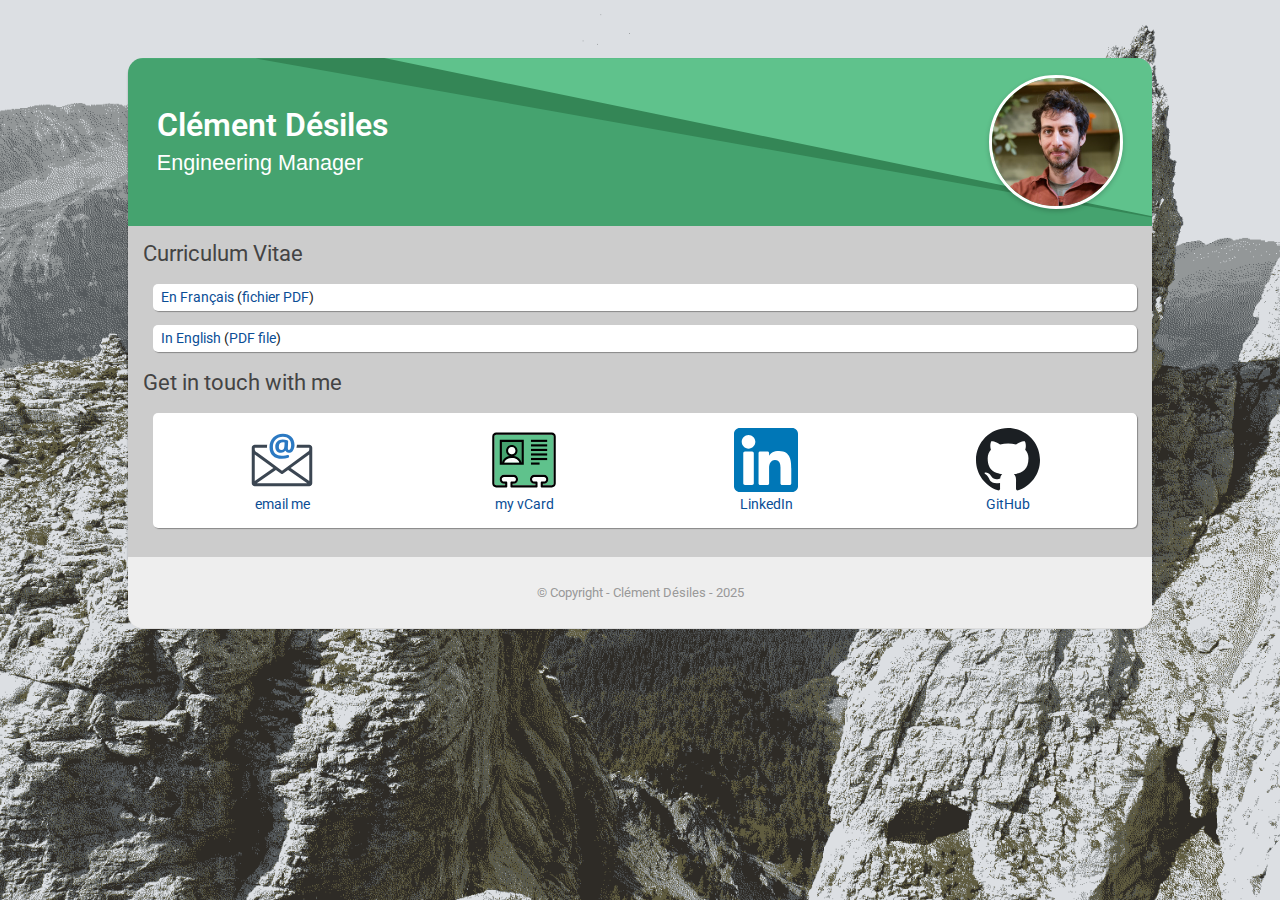
<file: index.html>
<!doctype html>
<html lang="en">
  <head>
    <title>Clément Désiles - Engineering Manager</title>
    <meta http-equiv="Content-Type" content="text/html; charset=utf-8" />
    <meta name="author" content="Clément Désiles" />
    <meta
      name="description"
      content="My portfolio page, presenting my CV and some links"
    />
    <meta
      name="keywords"
      content="Clément Désiles, homepage, portfolio, cv, resume, page perso"
    />
    <link
      rel="icon"
      type="image/png"
      href="icons/favicon-96x96.png"
      sizes="96x96"
    />
    <link
      rel="icon"
      type="image/png"
      href="icons/favicon-32x32.png"
      sizes="32x32"
    />
    <link
      rel="icon"
      type="image/png"
      href="icons/favicon-16x16.png"
      sizes="16x16"
    />
    <link rel="shortcut icon" href="icons/favicon.ico" />
    <meta name="theme-color" content="#ffffff" />
    <link rel="stylesheet" href="./styles/main.css" />
  </head>
  <body>
    <header>
      <div class="header-info">
        <h1>Clément Désiles</h1>
        <h2>Engineering Manager</h2>
      </div>
      <img
        id="photo"
        src="img/portrait.jpg"
        width="128"
        alt="Clément Désiles' smiling face"
      />
    </header>
    <section id="main">
      <h2>Curriculum Vitae</h2>
      <p>
        <a href="./cv_fr.html" title="Mon CV en Français">En Français</a>
        (<a
          href="./pdf/CV - Clément Désiles - Engineering Manager - français - 2025.pdf"
          title="fichier PDF"
          >fichier PDF</a
        >)
      </p>
      <p>
        <a href="./cv_en.html" title="My resume in English">In English</a>
        (<a
          href="./pdf/CV - Clément Désiles - Engineering Manager - english - 2025.pdf"
          title="PDF file"
          >PDF file</a
        >)
      </p>

      <h2>Get in touch with me</h2>
      <!-- prettier-ignore -->
      <p id="networking">
        <a href="mailto:jobs@clementdesiles.fr" title="send me an email">
          <img src="img/email.svg" alt="email" height="64" width="64" />
          <span>email me</span>
        </a>
        <a href="./vcard.vcf" title="download my vCard">
          <img src="img/vcard.svg" alt="vCard" height="64" width="64" />
          <span>my vCard</span>
        </a>
        <a href="https://www.linkedin.com/in/clementdesiles" title="my LinkedIn profile">
          <img src="img/linkedin.svg" alt="LinkedIn" height="64" width="64" />
          <span>LinkedIn</span>
        </a>
        <a href="https://github.com/cdesiles" title="my GitHub profile">
          <img src="img/github.svg" alt="Github" height="64" width="64" />
          <span>GitHub</span>
        </a>
      </p>
    </section>
    <footer>
      <p id="copyright">
        <!-- Prononciate [klemɑ̃ dezil] -->
        © Copyright - Clément Désiles - 2025
      </p>
    </footer>
    <script>
      // nyan cat easter-egg!
      // see https://github.com/jimpo/nyancat
      const nyan = (function () {
        let STEP_SIZE = 5;
        let body,
          img,
          targetX,
          targetY,
          mouseX = 0,
          mouseY = 0;

        function createImgElement() {
          img = document.createElement("img");
          img.src = "img/nyancat.gif";
          img.style["width"] = "200px";
          img.style["z-index"] = "100";
          img.style["position"] = "fixed";
          img.style["left"] = 0;
          img.style["top"] = 0;
        }

        function randomWalk() {
          setRandomTarget();
          setInterval(() => {
            if (atTarget()) {
              setRandomTarget();
            }
            stepTowardsTarget();
          }, 50);
        }

        function speed() {
          let bonus = 0;
          let dx = mouseX - posX();
          let dy = mouseY - posY();
          let dist = Math.sqrt(dx * dx + dy * dy);
          if (dist < 500) {
            bonus = (500 - dist) / 10;
          }
          return STEP_SIZE + bonus;
        }

        function atTarget() {
          return posX() == targetX && posY() == targetY;
        }

        function setRandomTarget() {
          targetX = Math.floor(Math.random() * window.innerWidth);
          targetY = Math.floor(Math.random() * window.innerHeight);
        }

        function posX() {
          return parseFloat(img.style["left"]);
        }

        function posY() {
          return parseFloat(img.style["top"]);
        }

        function stepTowardsTarget() {
          var dx = targetX - posX();
          var dy = targetY - posY();
          var d = Math.sqrt(dx * dx + dy * dy);
          var step = speed() / 4;
          if (d <= step) {
            img.style["left"] = targetX + "px";
            img.style["top"] = targetY + "px";
          } else {
            img.style["left"] = posX() + (dx * step) / d + "px";
            img.style["top"] = posY() + (dy * step) / d + "px";
          }
        }

        function setMouseListener() {
          window.addEventListener("mousemove", function () {
            mouseX = window.event.clientX;
            mouseY = window.event.clientY;
          });
        }

        return function () {
          createImgElement();
          body = document.getElementsByTagName("body")[0];
          body.appendChild(img);
          setMouseListener();
          randomWalk();
        };
      })();

      // trigger
      let k = [38, 38, 40, 40, 37, 39, 37, 39, 66, 65];
      let n = 0;
      document.addEventListener("keydown", (event) => {
        if (event.keyCode !== k[n++]) {
          n = 0;
          return;
        }
        if (n === k.length) {
          nyan();
          n = 0;
          return false;
        }
      });
    </script>
  </body>
</html>
</file>
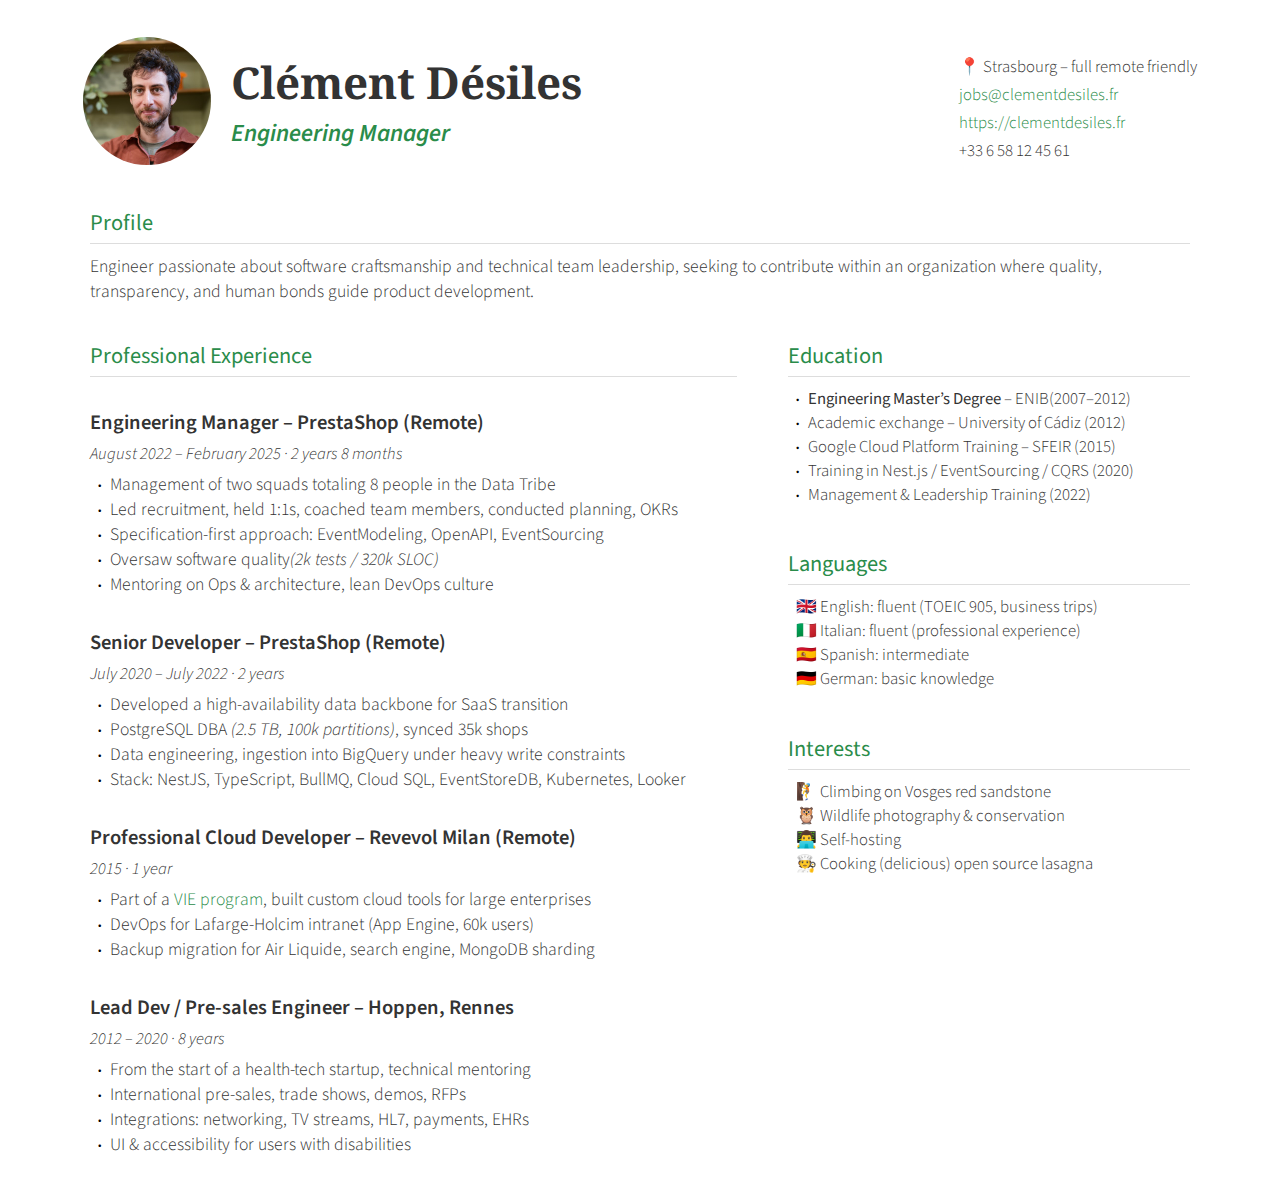
<file: cv_en.html>
<!doctype html>
<html lang="en">
  <head>
    <meta charset="UTF-8" />
    <meta name="viewport" content="width=device-width, initial-scale=1.0" />
    <title>CV Clément Désiles</title>
    <link
      href="https://fonts.googleapis.com/css2?family=Inter:wght@400;600;700&family=Work+Sans:wght@400;600;700&display=swap"
      rel="stylesheet"
    />
    <link rel="stylesheet" href="styles/cv.css" />
  </head>
  <body>
    <header>
      <div class="header-left">
        <img class="photo" src="./img/portrait.jpg" alt="profile picture" />
        <div class="header-info">
          <h1>Clément Désiles</h1>
          <div class="job-title">Engineering Manager</div>
        </div>
      </div>
      <aside class="contact">
        <p>📍 Strasbourg – full remote friendly</p>
        <p>
          <a href="mailto:jobs@clermentdesiles.fr">jobs@clementdesiles.fr</a>
        </p>
        <p>
          <a href="https://clementdesiles.fr">https://clementdesiles.fr</a>
        </p>
        <p>+33 6 58 12 45 61</p>
      </aside>
    </header>

    <article>
      <section>
        <h2>Profile</h2>
        <p>
          Engineer passionate about software craftsmanship and technical team
          leadership, seeking to contribute within an organization where
          quality, transparency, and human bonds guide product development.
        </p>
      </section>
    </article>

    <article class="container">
      <div class="main-content">
        <section class="experience">
          <h2>Professional Experience</h2>

          <h3>Engineering Manager – PrestaShop (Remote)</h3>
          <span>August 2022 – February 2025 · 2 years 8 months</span>
          <!-- prettier-ignore -->
          <ul>
            <li>Management of two squads totaling 8 people in the Data Tribe</li>
            <li>Led recruitment, held 1:1s, coached team members, conducted planning, OKRs</li>
            <li>Specification-first approach: EventModeling, OpenAPI, EventSourcing</li>
            <li>Oversaw software quality<em>(2k tests&nbsp;/&nbsp;320k SLOC)</em></li>
            <li>Mentoring on Ops & architecture, lean DevOps culture</li>
          </ul>

          <h3>Senior Developer – PrestaShop (Remote)</h3>
          <span>July 2020 – July 2022 · 2 years</span>
          <!-- prettier-ignore -->
          <ul>
            <li>Developed a high-availability data backbone for SaaS transition</li>
            <li>PostgreSQL DBA <em>(2.5 TB, 100k partitions)</em>, synced 35k shops</li>
            <li>Data engineering, ingestion into BigQuery under heavy write constraints</li>
            <li>Stack: NestJS, TypeScript, BullMQ, Cloud SQL, EventStoreDB, Kubernetes, Looker</li>
          </ul>

          <h3>Professional Cloud Developer – Revevol Milan (Remote)</h3>
          <span>2015 · 1 year</span>
          <!-- prettier-ignore -->
          <ul>
            <li>Part of a <a href="https://mon-vie-via.businessfrance.fr/en">VIE program</a>, built custom cloud tools for large enterprises</li>
            <li>DevOps for Lafarge-Holcim intranet (App Engine, 60k users)</li>
            <li>Backup migration for Air Liquide, search engine, MongoDB sharding</li>
          </ul>

          <h3>Lead Dev&nbsp;/&nbsp;Pre-sales Engineer – Hoppen, Rennes</h3>
          <span>2012 – 2020 · 8 years</span>
          <!-- prettier-ignore -->
          <ul>
            <li>From the start of a health-tech startup, technical mentoring</li>
            <li>International pre-sales, trade shows, demos, RFPs</li>
            <li>Integrations: networking, TV streams, HL7, payments, EHRs</li>
            <li>UI & accessibility for users with disabilities</li>
          </ul>
        </section>
      </div>

      <div class="sidebar">
        <section class="education">
          <h2>Education</h2>
          <!-- prettier-ignore -->
          <ul>
            <li><strong>Engineering Master’s Degree</strong> – ENIB(2007–2012)</li>
            <li>Academic exchange – University of Cádiz (2012)</li>
            <li>Google Cloud Platform Training – SFEIR (2015)</li>
            <li>Training in Nest.js&nbsp;/&nbsp;EventSourcing&nbsp;/&nbsp;CQRS (2020)</li>
            <li>Management & Leadership Training (2022)</li>
          </ul>
        </section>

        <section class="languages">
          <h2>Languages</h2>
          <!-- prettier-ignore -->
          <ul>
            <li>🇬🇧 English: fluent (TOEIC 905, business trips)</li>
            <li>🇮🇹 Italian: fluent (professional experience)</li>
            <li>🇪🇸 Spanish: intermediate</li>
            <li>🇩🇪 German: basic knowledge</li>
          </ul>
        </section>

        <section class="interests">
          <h2>Interests</h2>
          <!-- prettier-ignore -->
          <ul>
            <li>🧗 Climbing on Vosges red sandstone</li>
            <li>🦉 Wildlife photography & conservation</li>
            <li>👨‍💻 Self-hosting</li>
            <li>🧑‍🍳 Cooking (delicious) open source lasagna</li>
          </ul>
        </section>
      </div>
    </article>
  </body>
</html>
</file>
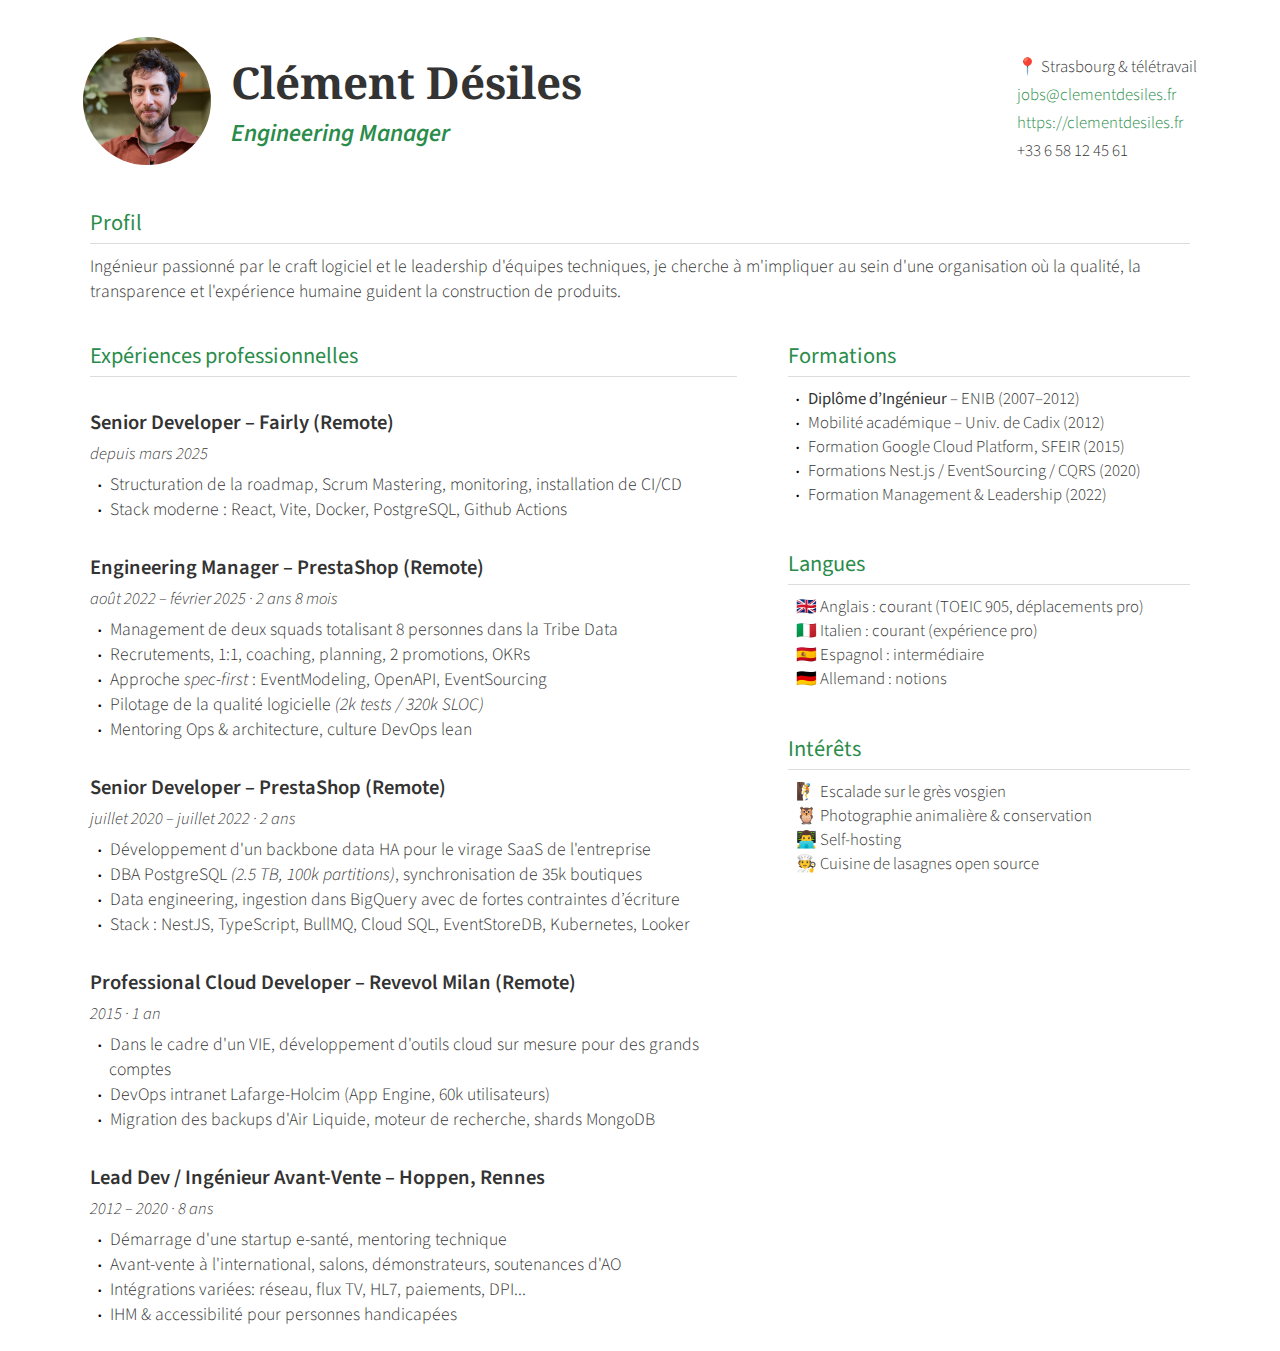
<file: cv_fr.html>
<!doctype html>
<html lang="fr">
  <head>
    <meta charset="UTF-8" />
    <meta name="viewport" content="width=device-width, initial-scale=1.0" />
    <title>CV Clément Désiles</title>
    <link
      href="https://fonts.googleapis.com/css2?family=Inter:wght@400;600;700&family=Work+Sans:wght@400;600;700&display=swap"
      rel="stylesheet"
    />
    <link rel="stylesheet" href="styles/cv.css" />
  </head>
  <body>
    <header>
      <div class="header-left">
        <img class="photo" src="./img/portrait.jpg" alt="profile picture" />
        <div class="header-info">
          <h1>Clément Désiles</h1>
          <div class="job-title">Engineering Manager</div>
        </div>
      </div>
      <aside class="contact">
        <p>📍 Strasbourg & télétravail</p>
        <!-- <p>📍 Strasbourg, FRANCE - full-remote friendly</p> -->
        <p>
          <a href="mailto:jobs@clermentdesiles.fr">jobs@clementdesiles.fr</a>
        </p>
        <p>
          <a href="https://clementdesiles.fr">https://clementdesiles.fr</a>
        </p>
        <p>+33 6 58 12 45 61</p>
      </aside>
    </header>

    <article>
      <section>
        <h2>Profil</h2>
        <p>
          Ingénieur passionné par le craft logiciel et le leadership d'équipes
          techniques, je cherche à m'impliquer au sein d'une organisation où la
          qualité, la transparence et l'expérience humaine guident la
          construction de produits.
        </p>
      </section>
    </article>

    <article class="container">
      <div class="main-content">
        <section class="experience">
          <h2>Expériences professionnelles</h2>

          <h3>Senior Developer – Fairly (Remote)</h3>
          <span>depuis mars 2025</span>
          <!-- prettier-ignore -->
          <ul>
            <li>Structuration de la roadmap, Scrum Mastering, monitoring, installation de CI/CD</li>
            <li>Stack moderne : React, Vite, Docker, PostgreSQL, Github Actions</li>
          </ul>

          <h3>Engineering Manager – PrestaShop (Remote)</h3>
          <span>août 2022 – février 2025 · 2 ans 8 mois</span>
          <!-- prettier-ignore -->
          <ul>
            <li>Management de deux squads totalisant 8 personnes dans la Tribe Data</li>
            <li>Recrutements, 1:1, coaching, planning, 2 promotions, OKRs</li>
            <li>Approche <em>spec-first</em> : EventModeling, OpenAPI, EventSourcing</li>
            <li>Pilotage de la qualité logicielle <em>(2k tests&nbsp;/&nbsp;320k SLOC)</em></li>
            <li>Mentoring Ops & architecture, culture DevOps lean</li>
          </ul>

          <h3>Senior Developer – PrestaShop (Remote)</h3>
          <span>juillet 2020 – juillet 2022 · 2 ans</span>
          <!-- prettier-ignore -->
          <ul>
            <li>Développement d'un backbone data HA pour le virage SaaS de l'entreprise</li>
            <li>DBA PostgreSQL <em>(2.5 TB, 100k partitions)</em>, synchronisation de 35k boutiques</li>
            <li>Data engineering, ingestion dans BigQuery avec de fortes contraintes d’écriture</li>
            <li>Stack : NestJS, TypeScript, BullMQ, Cloud SQL, EventStoreDB, Kubernetes, Looker</li>
          </ul>

          <h3>Professional Cloud Developer – Revevol Milan (Remote)</h3>
          <span>2015 · 1 an</span>
          <!-- prettier-ignore -->
          <ul>
            <li>Dans le cadre d'un VIE, développement d'outils cloud sur mesure pour des grands comptes</li>
            <li>DevOps intranet Lafarge-Holcim (App Engine, 60k utilisateurs)</li>
            <li>Migration des backups d'Air Liquide, moteur de recherche, shards MongoDB</li>
          </ul>

          <h3>Lead Dev&nbsp;/&nbsp;Ingénieur Avant-Vente – Hoppen, Rennes</h3>
          <span>2012 – 2020 · 8 ans</span>
          <!-- prettier-ignore -->
          <ul>
            <li>Démarrage d'une startup e-santé, mentoring technique</li>
            <li>Avant-vente à l'international, salons, démonstrateurs, soutenances d'AO</li>
            <li>Intégrations variées: réseau, flux TV, HL7, paiements, DPI...</li>
            <li>IHM & accessibilité pour personnes handicapées</li>
          </ul>
        </section>
      </div>

      <div class="sidebar">
        <section class="education">
          <h2>Formations</h2>
          <!-- prettier-ignore -->
          <ul>
            <li><strong>Diplôme d’Ingénieur</strong> – ENIB (2007–2012)</li>
            <li>Mobilité académique – Univ. de Cadix (2012)</li>
            <li>Formation Google Cloud Platform, SFEIR (2015)</li>
            <li>Formations Nest.js&nbsp;/&nbsp;EventSourcing&nbsp;/&nbsp;CQRS (2020)</li>
            <li>Formation Management & Leadership (2022)</li>
          </ul>
        </section>

        <section class="languages">
          <h2>Langues</h2>
          <!-- prettier-ignore -->
          <ul>
            <li>🇬🇧 Anglais : courant (TOEIC 905, déplacements pro)</li>
            <li>🇮🇹 Italien : courant (expérience pro)</li>
            <li>🇪🇸 Espagnol : intermédiaire</li>
            <li>🇩🇪 Allemand : notions</li>
          </ul>
        </section>

        <section class="interests">
          <h2>Intérêts</h2>
          <!-- prettier-ignore -->
          <ul>
            <li>🧗 Escalade sur le grès vosgien</li>
            <li>🦉 Photographie animalière & conservation</li>
            <li>👨‍💻 Self-hosting</li>
            <li>🧑‍🍳 Cuisine de lasagnes open source</li>
          </ul>
        </section>
      </div>
    </article>
  </body>
</html>
</file>
<file: styles/main.css>
@import url("https://fonts.googleapis.com/css2?family=Noto+Serif:ital,wght@0,100..900;1,100..900&family=Roboto:ital,wght@0,100..900;1,100..900&family=Source+Sans+3:ital,wght@0,200..900;1,200..900&display=swap");

body {
  font-size: 0.9em;
  font-family: "Roboto", sans-serif;
  color: #25221d;
  width: 80%;
  margin: 4em 10% 5em 10%;

  /**
    * A very nice spot for rock climbing, the route is quiet easy and ends with a magestic 50m abseiling.
    * Coordinates: 44°50′31″N 05°33′09″
    * This picture I've taken has been dithered with 4 colours thanks to The Gimp.
  */
  background: #dcdfe3 url("../img/mont-aiguille-1600-dither4.png") no-repeat
    center center fixed;
  background-size: cover;
}

header {
  display: flex;
  justify-content: space-between;
  align-items: center;
  padding: 1.5em 2em;
  height: 125px;
  border-top-left-radius: 15px;
  border-top-right-radius: 15px;
  box-shadow: 0px 3px 2px rgba(0, 0, 0, 0.3);

  background-image: url("../img/background.svg");
  background-repeat: no-repeat;
  background-size: cover;
  background-position: center;
  background-color: #348656;
}

.header-info {
  display: flex;
  flex-direction: column;
  justify-content: center;
  color: white;
}

header h1 {
  margin: 0;
  font-size: 2.2em;
  font-weight: 600;
}

header h2 {
  margin: 0.3em 0 0 0;
  font-size: 1.5em;
  font-family: "Roboto Condensed", sans-serif;
  font-weight: 400;
}

header img#photo {
  height: 128px;
  width: 128px;
  object-fit: cover;
  border-radius: 50%;
  border: 3px solid white;
  box-shadow: 0 2px 5px rgba(0, 0, 0, 0.2);
}

a {
  color: #0a4e96;
  text-decoration: none;
}

a:hover {
  text-decoration: underline;
}

#copyright {
  text-align: center;
}

section#main h2:first-child {
  margin-top: 0px;
}

section {
  background-color: #ccc;
  box-shadow: 0px 3px 2px rgba(0, 0, 0, 0.3);
  padding: 15px;
  /*position: relative;*/
}

section p {
  margin-left: 10px;
  background: white;
  border-radius: 5px;
  padding: 5px 8px;
  box-shadow: 1px 1px 1px #888;
}

section h2 {
  color: #444;
  font-weight: normal;
}

footer {
  padding: 15px 15px 15px 15px;
  background-color: #eee;
  border-bottom-right-radius: 15px;
  border-bottom-left-radius: 15px;
  border-bottom: 1px solid #ddd;
  font-size: 0.9em;
  position: relative;
  color: #999;
}

footer a {
  color: #43658a;
}

body > canvas {
  position: fixed;
  top: 0;
  left: 0;
  z-index: 0;
}

#networking {
  display: flex;
  justify-content: center;
  width: calc(100% - 26px);
}
#networking > a {
  padding: 10px 0px 10px 0px;
  min-width: 80px;
  width: 100%;
}
#networking > a > * {
  display: inline-block;
  text-align: center;
  width: 100%;
}
</file>
<file: styles/cv.css>
@import url("https://fonts.googleapis.com/css2?family=Noto+Serif:ital,wght@0,100..900;1,100..900&family=Roboto:ital,wght@0,100..900;1,100..900&family=Source+Sans+3:ital,wght@0,200..900;1,200..900&display=swap");

body {
  font-family: "Source Sans 3", sans-serif;
  font-weight: 300;
  font-size: 1.1em;
  margin: 0;
  padding: 0;
  background: #fff;
  color: #333;
}

@media print {
  body {
    font-size: 0.8em;
  }
}

header {
  padding: 2em 6.5vw 1.2em 6.5vw;
  display: flex;
  align-items: center;
  justify-content: space-between;
  flex-wrap: wrap;
}

@media print {
  header {
    padding: 2em 4vw 1.2em 4vw;
  }
}

.header-left {
  display: flex;
  align-items: center;
  gap: 20px;
}

.photo {
  width: 128px;
  height: 128px;
  border-radius: 50%;
  background-color: #ddd;
  background-size: cover;
  background-position: center;
}

.header-info {
  display: flex;
  flex-direction: column;
}

h1 {
  font-size: 2.5em;
  margin: 0;
  font-family: "Noto Serif", serif;
}

.job-title {
  font-weight: 600;
  color: #2a8c4a;
  font-size: 1.4em;
  margin-top: 4px;
  font-style: italic;
}

.contact {
  margin-top: 16px;
  font-size: 0.95em;
}

.contact p {
  margin: 4px 0;
}

article {
  padding: 0 7vw 0 7vw;
}

@media print {
  article {
    padding: 0 5vw 0 5vw;
  }
}

.top-section p {
  font-size: 1.1em;
}

.container {
  display: grid;
  grid-template-columns: 2fr 1fr;
  gap: 4vw;
}

.main-content {
  display: flex;
  flex-direction: column;
  gap: 24px;
}

.sidebar {
  display: flex;
  flex-direction: column;
  font-size: 0.95em;
}

h2 {
  font-size: 22.4px;
  font-weight: 400;
  color: #2a8c4a;
  border-bottom: 1px solid #ddd;
  padding-bottom: 4px;
  margin-bottom: 10px;
}

section {
  margin-bottom: 1em;
}

ul {
  list-style: none;
  padding-left: 1.1em;
}

ul li::before {
  content: "•";
  font-size: 0.7em;
  color: black;
  display: inline-block;
  width: 1em;
  margin-left: -0.9em;
  position: relative;
  top: -0.1em;
}

ul,
p {
  margin: 6px 0;
}

.languages ul,
.interests ul {
  padding-left: 0.5em;
}

.education li,
.languages li {
  min-width: 30vw;
}

.languages li::before,
.interests li::before {
  display: none;
}

.experience h3 {
  margin: 1.5em 0 0.2em 0;
  font-weight: 600;
}

.experience span {
  font-style: italic;
  font-size: 0.95em;
}

a {
  color: #2a8c4a;
  text-decoration: none;
}

@media screen and (max-width: 768px) {
  header {
    flex-direction: column;
    align-items: flex-start;
    padding: 1.5em 5vw;
  }

  .photo {
    width: 60px;
    height: 60px;
  }

  h1 {
    font-size: 1.3em;
  }

  .job-title {
    font-size: 1em;
  }

  .contact {
    margin-top: 12px;
    font-size: 0.9em;
  }

  article {
    padding: 0 5vw;
  }

  .container {
    grid-template-columns: 1fr;
    gap: 0;
  }

  .education li,
  .languages li {
    min-width: 100%;
    font-size: 1em;
  }

  h2 {
    font-size: 1.2em;
  }

  ul li::before {
    top: 0;
  }

  .top-section p {
    font-size: 1em;
  }
}
</file>
